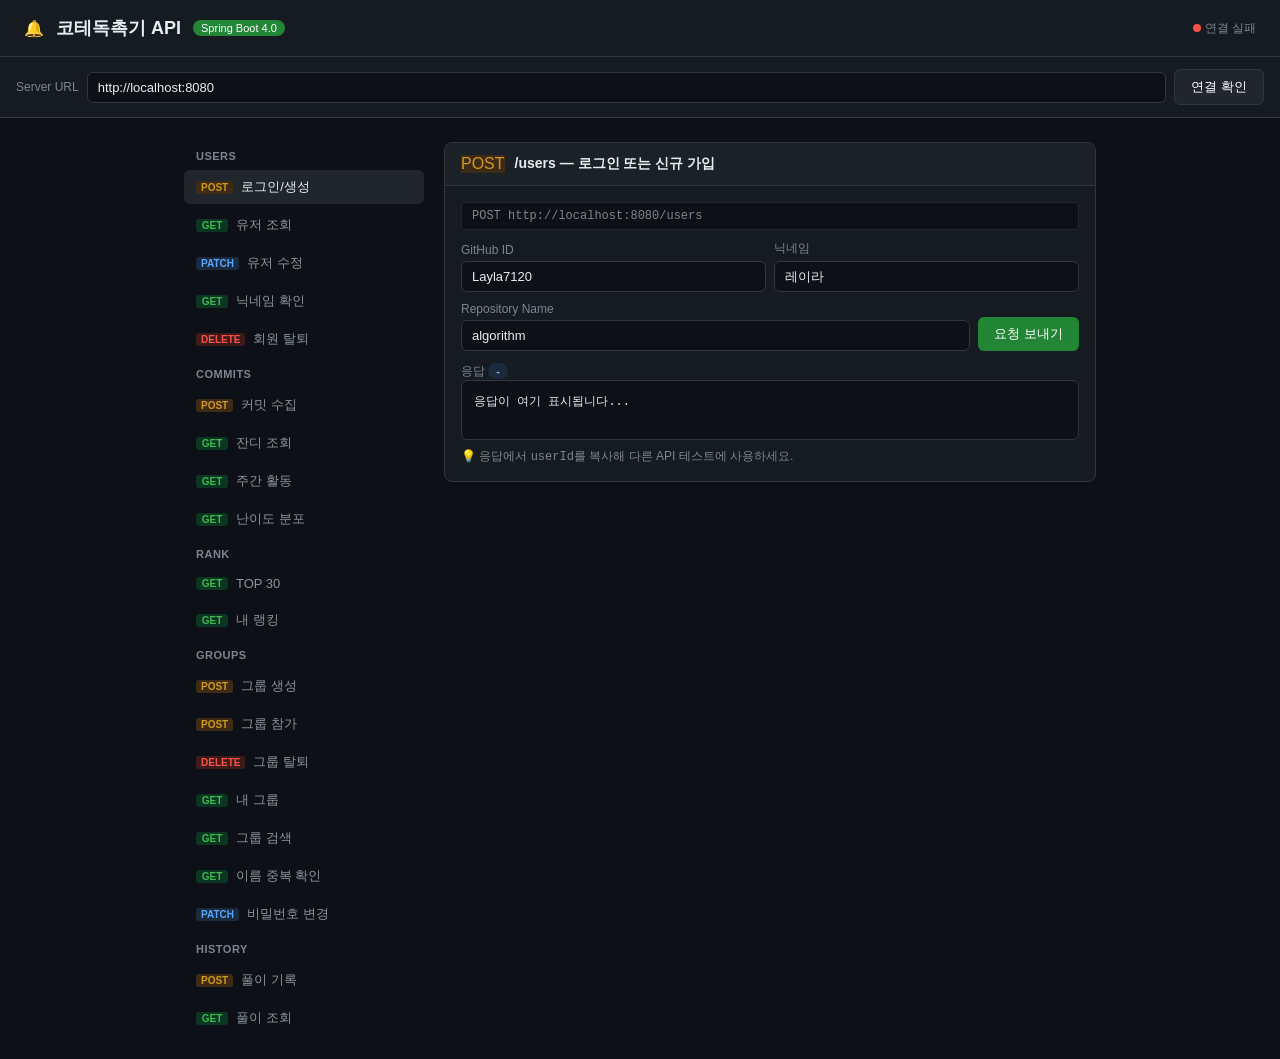
<file: server/src/main/resources/static/index.html>
<!DOCTYPE html>
<html lang="ko">
<head>
  <meta charset="UTF-8">
  <meta name="viewport" content="width=device-width, initial-scale=1.0">
  <title>코테독촉기 API 데모</title>
  <style>
    * { box-sizing: border-box; margin: 0; padding: 0; }
    body { font-family: -apple-system, BlinkMacSystemFont, 'Segoe UI', sans-serif; background: #0d1117; color: #e6edf3; min-height: 100vh; }
    header { background: #161b22; border-bottom: 1px solid #30363d; padding: 16px 24px; display: flex; align-items: center; gap: 12px; }
    header h1 { font-size: 18px; font-weight: 600; }
    .badge { background: #238636; color: #fff; font-size: 11px; padding: 2px 8px; border-radius: 12px; }
    .container { max-width: 960px; margin: 0 auto; padding: 24px; display: grid; grid-template-columns: 240px 1fr; gap: 20px; }
    .sidebar { display: flex; flex-direction: column; gap: 4px; }
    .nav-section { font-size: 11px; font-weight: 600; color: #7d8590; text-transform: uppercase; letter-spacing: 0.5px; padding: 8px 12px 4px; }
    .nav-item { padding: 8px 12px; border-radius: 6px; cursor: pointer; font-size: 13px; color: #8b949e; transition: all 0.1s; display: flex; align-items: center; gap: 8px; }
    .nav-item:hover, .nav-item.active { background: #21262d; color: #e6edf3; }
    .nav-item .method { font-size: 10px; font-weight: 700; padding: 1px 5px; border-radius: 3px; min-width: 32px; text-align: center; }
    .get { background: #0a3622; color: #3fb950; }
    .post { background: #3d2b16; color: #d29922; }
    .patch { background: #1b2a3d; color: #58a6ff; }
    .delete { background: #3d1b1b; color: #f85149; }
    .panel { display: flex; flex-direction: column; gap: 16px; }
    .card { background: #161b22; border: 1px solid #30363d; border-radius: 8px; overflow: hidden; }
    .card-header { padding: 12px 16px; border-bottom: 1px solid #30363d; display: flex; align-items: center; gap: 10px; background: #1c2128; }
    .card-title { font-size: 14px; font-weight: 600; }
    .card-body { padding: 16px; }
    .form-row { display: flex; gap: 8px; margin-bottom: 10px; align-items: flex-end; }
    .form-group { display: flex; flex-direction: column; gap: 4px; flex: 1; }
    label { font-size: 12px; color: #7d8590; }
    input, select { background: #0d1117; border: 1px solid #30363d; border-radius: 6px; padding: 7px 10px; color: #e6edf3; font-size: 13px; outline: none; transition: border-color 0.1s; }
    input:focus, select:focus { border-color: #388bfd; }
    button { background: #238636; border: none; border-radius: 6px; color: #fff; cursor: pointer; font-size: 13px; font-weight: 500; padding: 8px 16px; transition: background 0.1s; white-space: nowrap; }
    button:hover { background: #2ea043; }
    button.danger { background: #da3633; }
    button.danger:hover { background: #f85149; }
    button.secondary { background: #21262d; border: 1px solid #30363d; }
    button.secondary:hover { background: #30363d; }
    .response-box { background: #0d1117; border: 1px solid #30363d; border-radius: 6px; padding: 12px; font-family: 'SF Mono', 'Fira Code', monospace; font-size: 12px; line-height: 1.6; min-height: 60px; max-height: 300px; overflow: auto; white-space: pre-wrap; color: #e6edf3; }
    .status-badge { font-size: 11px; padding: 2px 8px; border-radius: 10px; font-weight: 600; }
    .status-ok { background: #0a3622; color: #3fb950; }
    .status-err { background: #3d1b1b; color: #f85149; }
    .status-pending { background: #1b2a3d; color: #79c0ff; }
    .url-display { font-family: monospace; font-size: 12px; color: #7d8590; padding: 6px 10px; background: #0d1117; border-radius: 4px; border: 1px solid #21262d; margin-bottom: 10px; word-break: break-all; }
    .section-hidden { display: none; }
    .rank-table { width: 100%; border-collapse: collapse; font-size: 13px; }
    .rank-table th { text-align: left; padding: 8px 12px; background: #1c2128; color: #7d8590; font-size: 11px; font-weight: 600; text-transform: uppercase; }
    .rank-table td { padding: 8px 12px; border-bottom: 1px solid #21262d; }
    .rank-table tr:last-child td { border-bottom: none; }
    .grass-grid { display: flex; gap: 3px; flex-wrap: wrap; margin-top: 8px; }
    .grass-cell { width: 14px; height: 14px; border-radius: 2px; background: #21262d; }
    .grass-cell.level-1 { background: #0e4429; }
    .grass-cell.level-2 { background: #006d32; }
    .grass-cell.level-3 { background: #26a641; }
    .grass-cell.level-4 { background: #39d353; }
    .tabs { display: flex; gap: 4px; border-bottom: 1px solid #30363d; padding: 0 16px; }
    .tab { padding: 10px 14px; font-size: 13px; cursor: pointer; color: #7d8590; border-bottom: 2px solid transparent; margin-bottom: -1px; }
    .tab.active { color: #e6edf3; border-bottom-color: #f78166; }
    .server-url-bar { display: flex; gap: 8px; align-items: center; padding: 12px 16px; background: #161b22; border-bottom: 1px solid #30363d; }
    .server-url-bar label { font-size: 12px; color: #7d8590; white-space: nowrap; }
    .server-url-bar input { flex: 1; }
    .dot { width: 8px; height: 8px; border-radius: 50%; background: #3fb950; display: inline-block; }
    .dot.offline { background: #f85149; }
  </style>
</head>
<body>

<header>
  <span>🔔</span>
  <h1>코테독촉기 API</h1>
  <span class="badge">Spring Boot 4.0</span>
  <span id="server-status" style="margin-left:auto; font-size:12px; color:#7d8590;">
    <span class="dot offline" id="status-dot"></span>&nbsp;서버 연결 확인 중...
  </span>
</header>

<div class="server-url-bar">
  <label>Server URL</label>
  <input type="text" id="base-url" value="http://localhost:8080" placeholder="http://localhost:8080">
  <button class="secondary" onclick="pingServer()">연결 확인</button>
</div>

<div class="container">
  <!-- Sidebar Nav -->
  <nav class="sidebar">
    <div class="nav-section">Users</div>
    <div class="nav-item active" onclick="showSection('login')" data-sec="login">
      <span class="method post">POST</span> 로그인/생성
    </div>
    <div class="nav-item" onclick="showSection('getUser')" data-sec="getUser">
      <span class="method get">GET</span> 유저 조회
    </div>
    <div class="nav-item" onclick="showSection('updateUser')" data-sec="updateUser">
      <span class="method patch">PATCH</span> 유저 수정
    </div>
    <div class="nav-item" onclick="showSection('checkNick')" data-sec="checkNick">
      <span class="method get">GET</span> 닉네임 확인
    </div>
    <div class="nav-item" onclick="showSection('deleteUser')" data-sec="deleteUser">
      <span class="method delete">DELETE</span> 회원 탈퇴
    </div>

    <div class="nav-section">Commits</div>
    <div class="nav-item" onclick="showSection('fetchCommits')" data-sec="fetchCommits">
      <span class="method post">POST</span> 커밋 수집
    </div>
    <div class="nav-item" onclick="showSection('grass')" data-sec="grass">
      <span class="method get">GET</span> 잔디 조회
    </div>
    <div class="nav-item" onclick="showSection('activity')" data-sec="activity">
      <span class="method get">GET</span> 주간 활동
    </div>
    <div class="nav-item" onclick="showSection('level')" data-sec="level">
      <span class="method get">GET</span> 난이도 분포
    </div>

    <div class="nav-section">Rank</div>
    <div class="nav-item" onclick="showSection('top30')" data-sec="top30">
      <span class="method get">GET</span> TOP 30
    </div>
    <div class="nav-item" onclick="showSection('userRank')" data-sec="userRank">
      <span class="method get">GET</span> 내 랭킹
    </div>

    <div class="nav-section">Groups</div>
    <div class="nav-item" onclick="showSection('createGroup')" data-sec="createGroup">
      <span class="method post">POST</span> 그룹 생성
    </div>
    <div class="nav-item" onclick="showSection('joinGroup')" data-sec="joinGroup">
      <span class="method post">POST</span> 그룹 참가
    </div>
    <div class="nav-item" onclick="showSection('leaveGroup')" data-sec="leaveGroup">
      <span class="method delete">DELETE</span> 그룹 탈퇴
    </div>
    <div class="nav-item" onclick="showSection('groupInfo')" data-sec="groupInfo">
      <span class="method get">GET</span> 내 그룹
    </div>
    <div class="nav-item" onclick="showSection('searchGroup')" data-sec="searchGroup">
      <span class="method get">GET</span> 그룹 검색
    </div>
    <div class="nav-item" onclick="showSection('checkGroupName')" data-sec="checkGroupName">
      <span class="method get">GET</span> 이름 중복 확인
    </div>
    <div class="nav-item" onclick="showSection('changePassword')" data-sec="changePassword">
      <span class="method patch">PATCH</span> 비밀번호 변경
    </div>

    <div class="nav-section">History</div>
    <div class="nav-item" onclick="showSection('saveHistory')" data-sec="saveHistory">
      <span class="method post">POST</span> 풀이 기록
    </div>
    <div class="nav-item" onclick="showSection('getHistory')" data-sec="getHistory">
      <span class="method get">GET</span> 풀이 조회
    </div>
  </nav>

  <!-- Main Panel -->
  <main class="panel">

    <!-- POST /users (login/create) -->
    <div id="sec-login" class="section">
      <div class="card">
        <div class="card-header">
          <span class="method post">POST</span>
          <span class="card-title">/users — 로그인 또는 신규 가입</span>
        </div>
        <div class="card-body">
          <div class="url-display" id="url-login">POST http://localhost:8080/users</div>
          <div class="form-row">
            <div class="form-group">
              <label>GitHub ID</label>
              <input type="text" id="login-github" placeholder="Layla7120" value="Layla7120">
            </div>
            <div class="form-group">
              <label>닉네임</label>
              <input type="text" id="login-nick" placeholder="레이라" value="레이라">
            </div>
          </div>
          <div class="form-row">
            <div class="form-group">
              <label>Repository Name</label>
              <input type="text" id="login-repo" placeholder="algorithm" value="algorithm">
            </div>
            <button onclick="loginOrCreate()">요청 보내기</button>
          </div>
          <label>응답 <span id="status-login" class="status-badge status-pending">-</span></label>
          <div class="response-box" id="res-login">응답이 여기 표시됩니다...</div>
          <p style="margin-top:8px; font-size:12px; color:#7d8590;">
            💡 응답에서 <code>userId</code>를 복사해 다른 API 테스트에 사용하세요.
          </p>
        </div>
      </div>
    </div>

    <!-- GET /users -->
    <div id="sec-getUser" class="section section-hidden">
      <div class="card">
        <div class="card-header">
          <span class="method get">GET</span>
          <span class="card-title">/users — 유저 조회</span>
        </div>
        <div class="card-body">
          <div class="url-display" id="url-getUser">GET http://localhost:8080/users?userId=1</div>
          <div class="form-row">
            <div class="form-group">
              <label>User ID</label>
              <input type="number" id="getUser-id" placeholder="1" value="1" oninput="updateUrl('getUser')">
            </div>
            <button onclick="getUser()">요청 보내기</button>
          </div>
          <label>응답 <span id="status-getUser" class="status-badge status-pending">-</span></label>
          <div class="response-box" id="res-getUser">응답이 여기 표시됩니다...</div>
        </div>
      </div>
    </div>

    <!-- PATCH /users/update -->
    <div id="sec-updateUser" class="section section-hidden">
      <div class="card">
        <div class="card-header">
          <span class="method patch">PATCH</span>
          <span class="card-title">/users/update</span>
        </div>
        <div class="card-body">
          <div class="url-display">PATCH http://localhost:8080/users/update</div>
          <div class="form-row">
            <div class="form-group">
              <label>User ID</label>
              <input type="number" id="upd-id" placeholder="1">
            </div>
            <div class="form-group">
              <label>새 닉네임 (선택)</label>
              <input type="text" id="upd-nick" placeholder="변경할 닉네임">
            </div>
            <div class="form-group">
              <label>새 레포명 (선택)</label>
              <input type="text" id="upd-repo" placeholder="변경할 레포명">
            </div>
            <button onclick="updateUser()">요청 보내기</button>
          </div>
          <label>응답 <span id="status-updateUser" class="status-badge status-pending">-</span></label>
          <div class="response-box" id="res-updateUser">응답이 여기 표시됩니다...</div>
        </div>
      </div>
    </div>

    <!-- GET /users/nick_name -->
    <div id="sec-checkNick" class="section section-hidden">
      <div class="card">
        <div class="card-header">
          <span class="method get">GET</span>
          <span class="card-title">/users/nick_name — 닉네임 중복 확인</span>
        </div>
        <div class="card-body">
          <div class="url-display" id="url-checkNick">GET http://localhost:8080/users/nick_name?nickName=레이라</div>
          <div class="form-row">
            <div class="form-group">
              <label>닉네임</label>
              <input type="text" id="checkNick-val" placeholder="레이라" value="레이라" oninput="updateUrl('checkNick')">
            </div>
            <button onclick="checkNick()">요청 보내기</button>
          </div>
          <label>응답 <span id="status-checkNick" class="status-badge status-pending">-</span></label>
          <div class="response-box" id="res-checkNick">응답이 여기 표시됩니다...</div>
        </div>
      </div>
    </div>

    <!-- POST /commits (fetch) -->
    <div id="sec-fetchCommits" class="section section-hidden">
      <div class="card">
        <div class="card-header">
          <span class="method post">POST</span>
          <span class="card-title">/commits — GitHub 커밋 수집</span>
        </div>
        <div class="card-body">
          <div class="url-display">POST http://localhost:8080/commits</div>
          <div class="form-row">
            <div class="form-group">
              <label>User ID</label>
              <input type="number" id="fetch-uid" placeholder="1" value="1">
            </div>
            <button id="fetch-btn" onclick="fetchCommits()">커밋 수집</button>
          </div>
          <label>응답 <span id="status-fetchCommits" class="status-badge status-pending">-</span></label>
          <div class="response-box" id="res-fetchCommits">응답이 여기 표시됩니다...</div>
          <p style="margin-top:8px; font-size:12px; color:#7d8590;">
            💡 Redis 분산 락(30s TTL) — 동일 유저 중복 요청 방지
          </p>
        </div>
      </div>
    </div>

    <!-- GET /commits/grass -->
    <div id="sec-grass" class="section section-hidden">
      <div class="card">
        <div class="card-header">
          <span class="method get">GET</span>
          <span class="card-title">/commits/grass — 이번달+저번달 잔디</span>
        </div>
        <div class="card-body">
          <div class="url-display" id="url-grass">GET http://localhost:8080/commits/grass?userId=1</div>
          <div class="form-row">
            <div class="form-group">
              <label>User ID</label>
              <input type="number" id="grass-uid" placeholder="1" value="1" oninput="updateUrl('grass')">
            </div>
            <button onclick="getGrass()">요청 보내기</button>
          </div>
          <label>응답 <span id="status-grass" class="status-badge status-pending">-</span></label>
          <div class="response-box" id="res-grass">응답이 여기 표시됩니다...</div>
          <div id="grass-visual" style="margin-top:12px; display:none;">
            <p style="font-size:12px; color:#7d8590; margin-bottom:6px;">잔디 시각화</p>
            <div class="grass-grid" id="grass-grid"></div>
          </div>
        </div>
      </div>
    </div>

    <!-- GET /commits/activity -->
    <div id="sec-activity" class="section section-hidden">
      <div class="card">
        <div class="card-header">
          <span class="method get">GET</span>
          <span class="card-title">/commits/activity — 최근 7일 활동</span>
        </div>
        <div class="card-body">
          <div class="url-display" id="url-activity">GET http://localhost:8080/commits/activity?userId=1</div>
          <div class="form-row">
            <div class="form-group">
              <label>User ID</label>
              <input type="number" id="activity-uid" placeholder="1" value="1" oninput="updateUrl('activity')">
            </div>
            <button onclick="getActivity()">요청 보내기</button>
          </div>
          <label>응답 <span id="status-activity" class="status-badge status-pending">-</span></label>
          <div class="response-box" id="res-activity">응답이 여기 표시됩니다...</div>
        </div>
      </div>
    </div>

    <!-- GET /commits/level -->
    <div id="sec-level" class="section section-hidden">
      <div class="card">
        <div class="card-header">
          <span class="method get">GET</span>
          <span class="card-title">/commits/level — 난이도별 커밋 수</span>
        </div>
        <div class="card-body">
          <div class="url-display" id="url-level">GET http://localhost:8080/commits/level?userId=1</div>
          <div class="form-row">
            <div class="form-group">
              <label>User ID</label>
              <input type="number" id="level-uid" placeholder="1" value="1" oninput="updateUrl('level')">
            </div>
            <button onclick="getLevelDist()">요청 보내기</button>
          </div>
          <label>응답 <span id="status-level" class="status-badge status-pending">-</span></label>
          <div class="response-box" id="res-level">응답이 여기 표시됩니다...</div>
        </div>
      </div>
    </div>

    <!-- GET /rank -->
    <div id="sec-top30" class="section section-hidden">
      <div class="card">
        <div class="card-header">
          <span class="method get">GET</span>
          <span class="card-title">/rank — TOP 30 랭킹</span>
        </div>
        <div class="card-body">
          <div class="url-display">GET http://localhost:8080/rank</div>
          <div class="form-row">
            <button onclick="getTop30()">요청 보내기</button>
          </div>
          <label>응답 <span id="status-top30" class="status-badge status-pending">-</span></label>
          <div class="response-box" id="res-top30">응답이 여기 표시됩니다...</div>
          <div id="rank-table-wrap" style="margin-top:12px; display:none;">
            <table class="rank-table">
              <thead><tr><th>#</th><th>Rank</th><th>User ID</th><th>Commits</th></tr></thead>
              <tbody id="rank-tbody"></tbody>
            </table>
          </div>
        </div>
      </div>
    </div>

    <!-- GET /rank/users -->
    <div id="sec-userRank" class="section section-hidden">
      <div class="card">
        <div class="card-header">
          <span class="method get">GET</span>
          <span class="card-title">/rank/users — 내 랭킹 조회</span>
        </div>
        <div class="card-body">
          <div class="url-display" id="url-userRank">GET http://localhost:8080/rank/users?userId=1</div>
          <div class="form-row">
            <div class="form-group">
              <label>User ID</label>
              <input type="number" id="userRank-uid" placeholder="1" value="1" oninput="updateUrl('userRank')">
            </div>
            <button onclick="getUserRank()">요청 보내기</button>
          </div>
          <label>응답 <span id="status-userRank" class="status-badge status-pending">-</span></label>
          <div class="response-box" id="res-userRank">응답이 여기 표시됩니다...</div>
          <p style="margin-top:8px; font-size:12px; color:#7d8590;">
            💡 Redis HGET O(1) → Cache Miss 시 ZREVRANK O(log N) Graceful Degradation
          </p>
        </div>
      </div>
    </div>

    <!-- POST /group -->
    <div id="sec-createGroup" class="section section-hidden">
      <div class="card">
        <div class="card-header">
          <span class="method post">POST</span>
          <span class="card-title">/group — 그룹 생성</span>
        </div>
        <div class="card-body">
          <div class="url-display">POST http://localhost:8080/group</div>
          <div class="form-row">
            <div class="form-group">
              <label>User ID (방장)</label>
              <input type="number" id="cg-uid" placeholder="1" value="1">
            </div>
            <div class="form-group">
              <label>그룹명</label>
              <input type="text" id="cg-name" placeholder="알고리즘스터디">
            </div>
          </div>
          <div class="form-row">
            <div class="form-group">
              <label>비밀번호 (선택)</label>
              <input type="text" id="cg-pw" placeholder="비워두면 공개 그룹">
            </div>
            <div class="form-group">
              <label>최대 인원</label>
              <input type="number" id="cg-max" placeholder="5" value="5">
            </div>
            <button onclick="createGroup()">그룹 생성</button>
          </div>
          <label>응답 <span id="status-createGroup" class="status-badge status-pending">-</span></label>
          <div class="response-box" id="res-createGroup">응답이 여기 표시됩니다...</div>
        </div>
      </div>
    </div>

    <!-- POST /group/member -->
    <div id="sec-joinGroup" class="section section-hidden">
      <div class="card">
        <div class="card-header">
          <span class="method post">POST</span>
          <span class="card-title">/group/member — 그룹 참가</span>
        </div>
        <div class="card-body">
          <div class="url-display">POST http://localhost:8080/group/member</div>
          <div class="form-row">
            <div class="form-group">
              <label>User ID</label>
              <input type="number" id="jg-uid" placeholder="1" value="1">
            </div>
            <div class="form-group">
              <label>Group ID</label>
              <input type="number" id="jg-gid" placeholder="1" value="1">
            </div>
            <div class="form-group">
              <label>비밀번호 (선택)</label>
              <input type="text" id="jg-pw" placeholder="없으면 비워두세요">
            </div>
            <button onclick="joinGroup()">참가</button>
          </div>
          <label>응답 <span id="status-joinGroup" class="status-badge status-pending">-</span></label>
          <div class="response-box" id="res-joinGroup">응답이 여기 표시됩니다...</div>
          <p style="margin-top:8px; font-size:12px; color:#7d8590;">
            💡 atomic UPDATE WHERE counter &lt; max — 동시 참가 시 초과 방지
          </p>
        </div>
      </div>
    </div>

    <!-- DELETE /group/leave -->
    <div id="sec-leaveGroup" class="section section-hidden">
      <div class="card">
        <div class="card-header">
          <span class="method delete">DELETE</span>
          <span class="card-title">/group/leave — 그룹 탈퇴</span>
        </div>
        <div class="card-body">
          <div class="url-display" id="url-leaveGroup">DELETE http://localhost:8080/group/leave?userId=1&amp;groupId=1</div>
          <div class="form-row">
            <div class="form-group">
              <label>User ID</label>
              <input type="number" id="lg-uid" placeholder="1" value="1">
            </div>
            <div class="form-group">
              <label>Group ID</label>
              <input type="number" id="lg-gid" placeholder="1" value="1">
            </div>
            <button onclick="leaveGroup()">탈퇴</button>
          </div>
          <label>응답 <span id="status-leaveGroup" class="status-badge status-pending">-</span></label>
          <div class="response-box" id="res-leaveGroup">응답이 여기 표시됩니다...</div>
          <p style="margin-top:8px; font-size:12px; color:#7d8590;">
            💡 마지막 멤버가 나가면 <b>그룹이 삭제</b>됩니다. 오너가 나가면 가장 먼저 들어온 멤버에게 <b>승계</b>됩니다.<br>
            멤버가 아닌 유저가 호출하면 400 — 카운터가 잘못 줄어드는 것을 막습니다.
          </p>
        </div>
      </div>
    </div>

    <!-- GET /group/info -->
    <div id="sec-groupInfo" class="section section-hidden">
      <div class="card">
        <div class="card-header">
          <span class="method get">GET</span>
          <span class="card-title">/group/info — 내 그룹 정보</span>
        </div>
        <div class="card-body">
          <div class="url-display" id="url-groupInfo">GET http://localhost:8080/group/info?userId=1</div>
          <div class="form-row">
            <div class="form-group">
              <label>User ID</label>
              <input type="number" id="gi-uid" placeholder="1" value="1" oninput="updateUrl('groupInfo')">
            </div>
            <button onclick="getGroupInfo()">요청 보내기</button>
          </div>
          <label>응답 <span id="status-groupInfo" class="status-badge status-pending">-</span></label>
          <div class="response-box" id="res-groupInfo">응답이 여기 표시됩니다...</div>
        </div>
      </div>
    </div>

    <!-- GET /group/search -->
    <div id="sec-searchGroup" class="section section-hidden">
      <div class="card">
        <div class="card-header">
          <span class="method get">GET</span>
          <span class="card-title">/group/search — 그룹 검색</span>
        </div>
        <div class="card-body">
          <div class="url-display" id="url-searchGroup">GET http://localhost:8080/group/search?groupName=알고리즘</div>
          <div class="form-row">
            <div class="form-group">
              <label>그룹명 검색어</label>
              <input type="text" id="sg-name" placeholder="알고리즘" value="알고리즘" oninput="updateUrl('searchGroup')">
            </div>
            <button onclick="searchGroup()">검색</button>
          </div>
          <label>응답 <span id="status-searchGroup" class="status-badge status-pending">-</span></label>
          <div class="response-box" id="res-searchGroup">응답이 여기 표시됩니다...</div>
        </div>
      </div>
    </div>


    <!-- DELETE /users/delete -->
    <div id="sec-deleteUser" class="section section-hidden">
      <div class="card">
        <div class="card-header">
          <span class="method delete">DELETE</span>
          <span class="card-title">/users/delete — 회원 탈퇴</span>
        </div>
        <div class="card-body">
          <div class="url-display" id="url-deleteUser">DELETE http://localhost:8080/users/delete?userId=1</div>
          <div class="form-row">
            <div class="form-group">
              <label>User ID</label>
              <input type="number" id="del-uid" placeholder="1" oninput="updateUrl('deleteUser')">
            </div>
            <button onclick="deleteUser()">탈퇴</button>
          </div>
          <label>응답 <span id="status-deleteUser" class="status-badge status-pending">-</span></label>
          <div class="response-box" id="res-deleteUser">행을 실제로 지운다. 되돌릴 수 없다 — 커밋·풀이 기록·월별 점수가 FK 의 ON DELETE CASCADE 로 함께 사라지고, 같은 githubId 로 다시 가입하면 새 userId 를 받는다.</div>
        </div>
      </div>
    </div>

    <!-- GET /group/check/name -->
    <div id="sec-checkGroupName" class="section section-hidden">
      <div class="card">
        <div class="card-header">
          <span class="method get">GET</span>
          <span class="card-title">/group/check/name — 그룹 이름 중복 확인</span>
        </div>
        <div class="card-body">
          <div class="url-display" id="url-checkGroupName">GET http://localhost:8080/group/check/name?groupName=알고리즘</div>
          <div class="form-row">
            <div class="form-group">
              <label>그룹 이름</label>
              <input type="text" id="cgn-name" placeholder="알고리즘" value="알고리즘" oninput="updateUrl('checkGroupName')">
            </div>
            <button onclick="checkGroupName()">요청 보내기</button>
          </div>
          <label>응답 <span id="status-checkGroupName" class="status-badge status-pending">-</span></label>
          <div class="response-box" id="res-checkGroupName">응답이 여기 표시됩니다...</div>
        </div>
      </div>
    </div>

    <!-- PATCH /group/password -->
    <div id="sec-changePassword" class="section section-hidden">
      <div class="card">
        <div class="card-header">
          <span class="method patch">PATCH</span>
          <span class="card-title">/group/password — 그룹 비밀번호 변경</span>
        </div>
        <div class="card-body">
          <div class="url-display">PATCH http://localhost:8080/group/password</div>
          <div class="form-row">
            <div class="form-group">
              <label>User ID (오너)</label>
              <input type="number" id="cp-uid" placeholder="1">
            </div>
            <div class="form-group">
              <label>Group ID</label>
              <input type="number" id="cp-gid" placeholder="1">
            </div>
            <div class="form-group">
              <label>새 비밀번호</label>
              <input type="text" id="cp-pw" placeholder="newpass">
            </div>
            <button onclick="changePassword()">요청 보내기</button>
          </div>
          <label>응답 <span id="status-changePassword" class="status-badge status-pending">-</span></label>
          <div class="response-box" id="res-changePassword">오너만 바꿀 수 있다. 오너가 아니면 400.</div>
        </div>
      </div>
    </div>

    <!-- POST /history -->
    <div id="sec-saveHistory" class="section section-hidden">
      <div class="card">
        <div class="card-header">
          <span class="method post">POST</span>
          <span class="card-title">/history — 풀이 기록</span>
        </div>
        <div class="card-body">
          <div class="url-display">POST http://localhost:8080/history</div>
          <div class="form-row">
            <div class="form-group">
              <label>User ID</label>
              <input type="number" id="sh-uid" placeholder="1">
            </div>
            <div class="form-group">
              <label>문제 번호</label>
              <input type="text" id="sh-num" placeholder="1000">
            </div>
            <div class="form-group">
              <label>풀이 시간 (초)</label>
              <input type="number" id="sh-time" placeholder="3900">
            </div>
            <button onclick="saveHistory()">요청 보내기</button>
          </div>
          <label>응답 <span id="status-saveHistory" class="status-badge status-pending">-</span></label>
          <div class="response-box" id="res-saveHistory">문제당 한 행이다. 같은 문제 번호로 다시 보내면 행이 늘지 않고 덮어쓴다 (uk_history_user_problem).</div>
        </div>
      </div>
    </div>

    <!-- GET /history -->
    <div id="sec-getHistory" class="section section-hidden">
      <div class="card">
        <div class="card-header">
          <span class="method get">GET</span>
          <span class="card-title">/history — 풀이 기록 조회</span>
        </div>
        <div class="card-body">
          <div class="url-display" id="url-getHistory">GET http://localhost:8080/history?userId=1</div>
          <div class="form-row">
            <div class="form-group">
              <label>User ID</label>
              <input type="number" id="gh-uid" placeholder="1" value="1" oninput="updateUrl('getHistory')">
            </div>
            <button onclick="getHistory()">요청 보내기</button>
          </div>
          <label>응답 <span id="status-getHistory" class="status-badge status-pending">-</span></label>
          <div class="response-box" id="res-getHistory">최근에 푼 순서(solvedAt 내림차순). historyId 는 내보내지 않는다 — 문제 번호가 키다.</div>
        </div>
      </div>
    </div>

  </main>
</div>

<script>
  function baseUrl() {
    return document.getElementById('base-url').value.replace(/\/$/, '');
  }

  function showSection(name) {
    document.querySelectorAll('.section').forEach(el => el.classList.add('section-hidden'));
    document.querySelectorAll('.nav-item').forEach(el => el.classList.remove('active'));
    document.getElementById('sec-' + name).classList.remove('section-hidden');
    document.querySelector(`[data-sec="${name}"]`)?.classList.add('active');
    updateUrl(name);
  }

  function updateUrl(section) {
    const b = baseUrl();
    const urls = {
      login: () => `POST ${b}/users`,
      getUser: () => `GET ${b}/users?userId=${val('getUser-id') || 1}`,
      updateUser: () => `PATCH ${b}/users/update`,
      checkNick: () => `GET ${b}/users/nick_name?nickName=${val('checkNick-val') || '레이라'}`,
      fetchCommits: () => `POST ${b}/commits`,
      grass: () => `GET ${b}/commits/grass?userId=${val('grass-uid') || 1}`,
      activity: () => `GET ${b}/commits/activity?userId=${val('activity-uid') || 1}`,
      level: () => `GET ${b}/commits/level?userId=${val('level-uid') || 1}`,
      top30: () => `GET ${b}/rank`,
      userRank: () => `GET ${b}/rank/users?userId=${val('userRank-uid') || 1}`,
      createGroup: () => `POST ${b}/group`,
      joinGroup: () => `POST ${b}/group/member`,
      groupInfo: () => `GET ${b}/group/info?userId=${val('gi-uid') || 1}`,
      searchGroup: () => `GET ${b}/group/search?groupName=${val('sg-name') || '알고리즘'}`,
      deleteUser: () => `DELETE ${b}/users/delete?userId=${val('del-uid') || 1}`,
      checkGroupName: () => `GET ${b}/group/check/name?groupName=${val('cgn-name') || '알고리즘'}`,
      changePassword: () => `PATCH ${b}/group/password`,
      saveHistory: () => `POST ${b}/history`,
      getHistory: () => `GET ${b}/history?userId=${val('gh-uid') || 1}`,
    };
    const el = document.getElementById('url-' + section);
    if (el && urls[section]) el.textContent = urls[section]();
  }

  function val(id) { return document.getElementById(id)?.value; }

  // 필수 숫자 입력. 비어 있으면 null 을 서버로 보내지 않고 여기서 멈춘다.
  // placeholder 를 입력값으로 착각하기 쉬운데, 그대로 보내면
  // parseInt('') -> NaN -> JSON 에서 null 이 되어 서버가 400 을 뱉는다.
  function requireNum(id, key, label) {
    const raw = val(id);
    const n = parseInt(raw, 10);
    if (raw === '' || raw == null || Number.isNaN(n)) {
      setResult(key, 0, { error: `${label} 을(를) 입력하세요` });
      return null;
    }
    return n;
  }

  function setResult(key, status, data) {
    const badge = document.getElementById('status-' + key);
    const box = document.getElementById('res-' + key);
    if (badge) {
      badge.textContent = status;
      badge.className = 'status-badge ' + (status >= 200 && status < 300 ? 'status-ok' : 'status-err');
    }
    if (box) box.textContent = JSON.stringify(data, null, 2);
  }

  // 같은 요청이 두 번 나가는 것을 막는다.
  // 빠르게 두 번 누르면 첫 요청은 201 로 성공하고 두 번째가 400(이미 참여 중)을 받는데,
  // 화면에는 나중에 도착한 400 만 남아 "실패했는데 왜 가입돼 있지?" 가 된다.
  const inFlight = new Set();

  async function req(method, path, body) {
    const key = method + ' ' + path + ' ' + JSON.stringify(body ?? null);
    if (inFlight.has(key)) return { status: 0, data: { error: '요청 처리 중입니다' } };
    inFlight.add(key);
    try {
      return await doReq(method, path, body);
    } finally {
      inFlight.delete(key);
    }
  }

  async function doReq(method, path, body) {
    const url = baseUrl() + path;
    const opts = {
      method,
      headers: { 'Content-Type': 'application/json' },
    };
    if (body) opts.body = JSON.stringify(body);
    const res = await fetch(url, opts);

    // 본문은 반드시 한 번만 읽는다.
    // res.json() 이 실패한 뒤 res.text() 를 부르면 스트림이 이미 소비돼
    // "body stream already read" 로 또 던지고, 그 예외 때문에 화면 갱신이 통째로 건너뛰어진다.
    // 201/204 처럼 본문이 없는 성공 응답에서 정확히 이게 났다 —
    // 실제로는 성공했는데 화면에는 직전 실패가 그대로 남아 있었다.
    const raw = await res.text();
    let data;
    if (raw === '') {
      data = { ok: res.ok };
    } else {
      try { data = JSON.parse(raw); } catch { data = { _raw: raw }; }
    }
    return { status: res.status, data };
  }

  async function pingServer() {
    const dot = document.getElementById('status-dot');
    const label = document.getElementById('server-status');
    try {
      const r = await fetch(baseUrl() + '/rank');
      if (r.ok || r.status === 200) {
        dot.className = 'dot';
        label.innerHTML = '<span class="dot"></span>&nbsp;연결됨';
      } else throw new Error();
    } catch {
      dot.className = 'dot offline';
      label.innerHTML = '<span class="dot offline"></span>&nbsp;연결 실패';
    }
  }

  async function loginOrCreate() {
    const { status, data } = await req('POST', '/users', {
      githubId: val('login-github'), nickname: val('login-nick'), repositoryName: val('login-repo')
    });
    setResult('login', status, data);
  }

  async function getUser() {
    const { status, data } = await req('GET', `/users?userId=${val('getUser-id')}`);
    setResult('getUser', status, data);
  }

  async function updateUser() {
    const userId = requireNum('upd-id', 'updateUser', 'User ID');
    if (userId === null) return;
    const body = { userId };
    if (val('upd-nick')) body.nickname = val('upd-nick');
    if (val('upd-repo')) body.repositoryName = val('upd-repo');
    const { status, data } = await req('PATCH', '/users/update', body);
    setResult('updateUser', status, data);
  }

  async function checkNick() {
    const { status, data } = await req('GET', `/users/nick_name?nickName=${val('checkNick-val')}`);
    setResult('checkNick', status, data);
  }

  // 연타를 여기서 막는다. 서버는 같은 요청이 여러 번 와도 결과가 같도록(멱등) 되어 있어서
  // 데이터가 틀어지지는 않지만, GitHub 을 두 번 부를 이유가 없다.
  // 예전에는 서버가 Redis 분산 락으로 막고 400 을 돌려줬다 — 못 누르게 하는 편이 낫다.
  async function fetchCommits() {
    const userId = requireNum('fetch-uid', 'fetchCommits', 'User ID');
    if (userId === null) return;

    const btn = document.getElementById('fetch-btn');
    btn.disabled = true;
    try {
      const { status, data } = await req('POST', '/commits', { userId });
      setResult('fetchCommits', status, data);
    } finally {
      btn.disabled = false;
    }
  }

  async function getGrass() {
    const { status, data } = await req('GET', `/commits/grass?userId=${val('grass-uid')}`);
    setResult('grass', status, data);
    if (status === 200 && data) renderGrass(data);
  }

  function renderGrass(data) {
    const grid = document.getElementById('grass-grid');
    const wrap = document.getElementById('grass-visual');
    grid.innerHTML = '';
    const entries = Object.entries(data).sort(([a], [b]) => a.localeCompare(b));
    entries.forEach(([date, count]) => {
      const cell = document.createElement('div');
      cell.className = `grass-cell level-${Math.min(count, 4)}`;
      cell.title = `${date}: ${count}건`;
      grid.appendChild(cell);
    });
    wrap.style.display = entries.length ? 'block' : 'none';
  }

  async function getActivity() {
    const { status, data } = await req('GET', `/commits/activity?userId=${val('activity-uid')}`);
    setResult('activity', status, data);
  }

  async function getLevelDist() {
    const { status, data } = await req('GET', `/commits/level?userId=${val('level-uid')}`);
    setResult('level', status, data);
  }

  async function getTop30() {
    const { status, data } = await req('GET', '/rank');
    setResult('top30', status, data);
    if (status === 200 && Array.isArray(data)) renderRankTable(data);
  }

  function renderRankTable(list) {
    const tbody = document.getElementById('rank-tbody');
    const wrap = document.getElementById('rank-table-wrap');
    tbody.innerHTML = list.slice(0, 30).map((r, i) =>
      `<tr><td>${i + 1}</td><td>${r.rank}</td><td>${r.userId}</td><td>${r.commitCount}</td></tr>`
    ).join('');
    wrap.style.display = list.length ? 'block' : 'none';
  }

  async function getUserRank() {
    const { status, data } = await req('GET', `/rank/users?userId=${val('userRank-uid')}`);
    setResult('userRank', status, data);
  }

  async function createGroup() {
    const userId = requireNum('cg-uid', 'createGroup', 'User ID');
    if (userId === null) return;
    const body = {
      userId,
      groupName: val('cg-name'),
      password: val('cg-pw') || null,
      maxCount: parseInt(val('cg-max') || 5)
    };
    const { status, data } = await req('POST', '/group', body);
    setResult('createGroup', status, data);
  }

  async function joinGroup() {
    const userId = requireNum('jg-uid', 'joinGroup', 'User ID');
    if (userId === null) return;
    const groupId = requireNum('jg-gid', 'joinGroup', 'Group ID');
    if (groupId === null) return;
    const body = { userId, groupId, password: val('jg-pw') || null };
    const { status, data } = await req('POST', '/group/member', body);
    setResult('joinGroup', status, data);
  }

  async function leaveGroup() {
    const userId = requireNum('lg-uid', 'leaveGroup', 'User ID');
    if (userId === null) return;
    const groupId = requireNum('lg-gid', 'leaveGroup', 'Group ID');
    if (groupId === null) return;
    const { status, data } = await req('DELETE', `/group/leave?userId=${userId}&groupId=${groupId}`);
    setResult('leaveGroup', status, data);
  }

  async function getGroupInfo() {
    const { status, data } = await req('GET', `/group/info?userId=${val('gi-uid')}`);
    // 이 API 는 "참여 중인 모든 그룹"을 배열로 준다 (한 유저가 여러 그룹에 속할 수 있음).
    // 통째로 뿌리면 그룹 경계가 안 보여서, 새 그룹을 만들어도
    // "옛 그룹원이 같이 들어있다"처럼 읽힌다. 그룹별로 나눠서 보여준다.
    if (status >= 200 && status < 300 && Array.isArray(data)) {
      const box = document.getElementById('res-groupInfo');
      const badge = document.getElementById('status-groupInfo');
      if (badge) {
        badge.textContent = status;
        badge.className = 'status-badge status-ok';
      }
      if (box) {
        box.textContent = data.length === 0
          ? '참여 중인 그룹이 없습니다.'
          : `참여 중인 그룹 ${data.length}개\n\n` + data.map((g, i) => {
              const members = g.memberCommits
                .map(m => `      ${m.rank}위  ${m.nickname}  이번달 ${m.currentMonthCount}건 (지난달 ${m.previousMonthCount}건)`)
                .join('\n');
              return `[${i + 1}] ${g.group.groupName || '(이름 없음)'}  #${g.group.id}\n`
                   + `    정원 ${g.group.memberCounter}/${g.group.memberMaxCount}`
                   + `  ${g.group.groupPw ? '비공개' : '공개'}\n`
                   + `    멤버 ${g.memberCommits.length}명\n${members}`;
            }).join('\n\n');
      }
      return;
    }
    setResult('groupInfo', status, data);
  }

  // 물리 삭제라 되돌릴 수 없다. 데모 페이지에서 실수로 누르는 걸 막는다.
  async function deleteUser() {
    const userId = requireNum('del-uid', 'deleteUser', 'User ID');
    if (userId === null) return;
    if (!confirm(`유저 ${userId} 를 탈퇴시킵니다.\n\n행을 실제로 지웁니다. 커밋·풀이 기록·월별 점수가 함께 사라지고 되돌릴 수 없습니다.`)) return;
    const { status, data } = await req('DELETE', `/users/delete?userId=${userId}`);
    setResult('deleteUser', status, data);
  }

  async function checkGroupName() {
    const { status, data } = await req('GET', `/group/check/name?groupName=${encodeURIComponent(val('cgn-name'))}`);
    setResult('checkGroupName', status, data);
  }

  async function changePassword() {
    const userId = requireNum('cp-uid', 'changePassword', 'User ID');
    if (userId === null) return;
    const groupId = requireNum('cp-gid', 'changePassword', 'Group ID');
    if (groupId === null) return;
    const { status, data } = await req('PATCH', '/group/password', {
      userId, groupId, newPassword: val('cp-pw'),
    });
    setResult('changePassword', status, data);
  }

  async function saveHistory() {
    const userId = requireNum('sh-uid', 'saveHistory', 'User ID');
    if (userId === null) return;
    const solveTime = requireNum('sh-time', 'saveHistory', '풀이 시간');
    if (solveTime === null) return;
    const { status, data } = await req('POST', '/history', {
      userId, problemNum: val('sh-num'), solveTime,
    });
    setResult('saveHistory', status, data);
  }

  async function getHistory() {
    const { status, data } = await req('GET', `/history?userId=${val('gh-uid')}`);
    setResult('getHistory', status, data);
  }

  async function searchGroup() {
    const { status, data } = await req('GET', `/group/search?groupName=${val('sg-name')}`);
    setResult('searchGroup', status, data);
  }

  // 초기 서버 연결 확인
  pingServer();
</script>
</body>
</html>
</file>
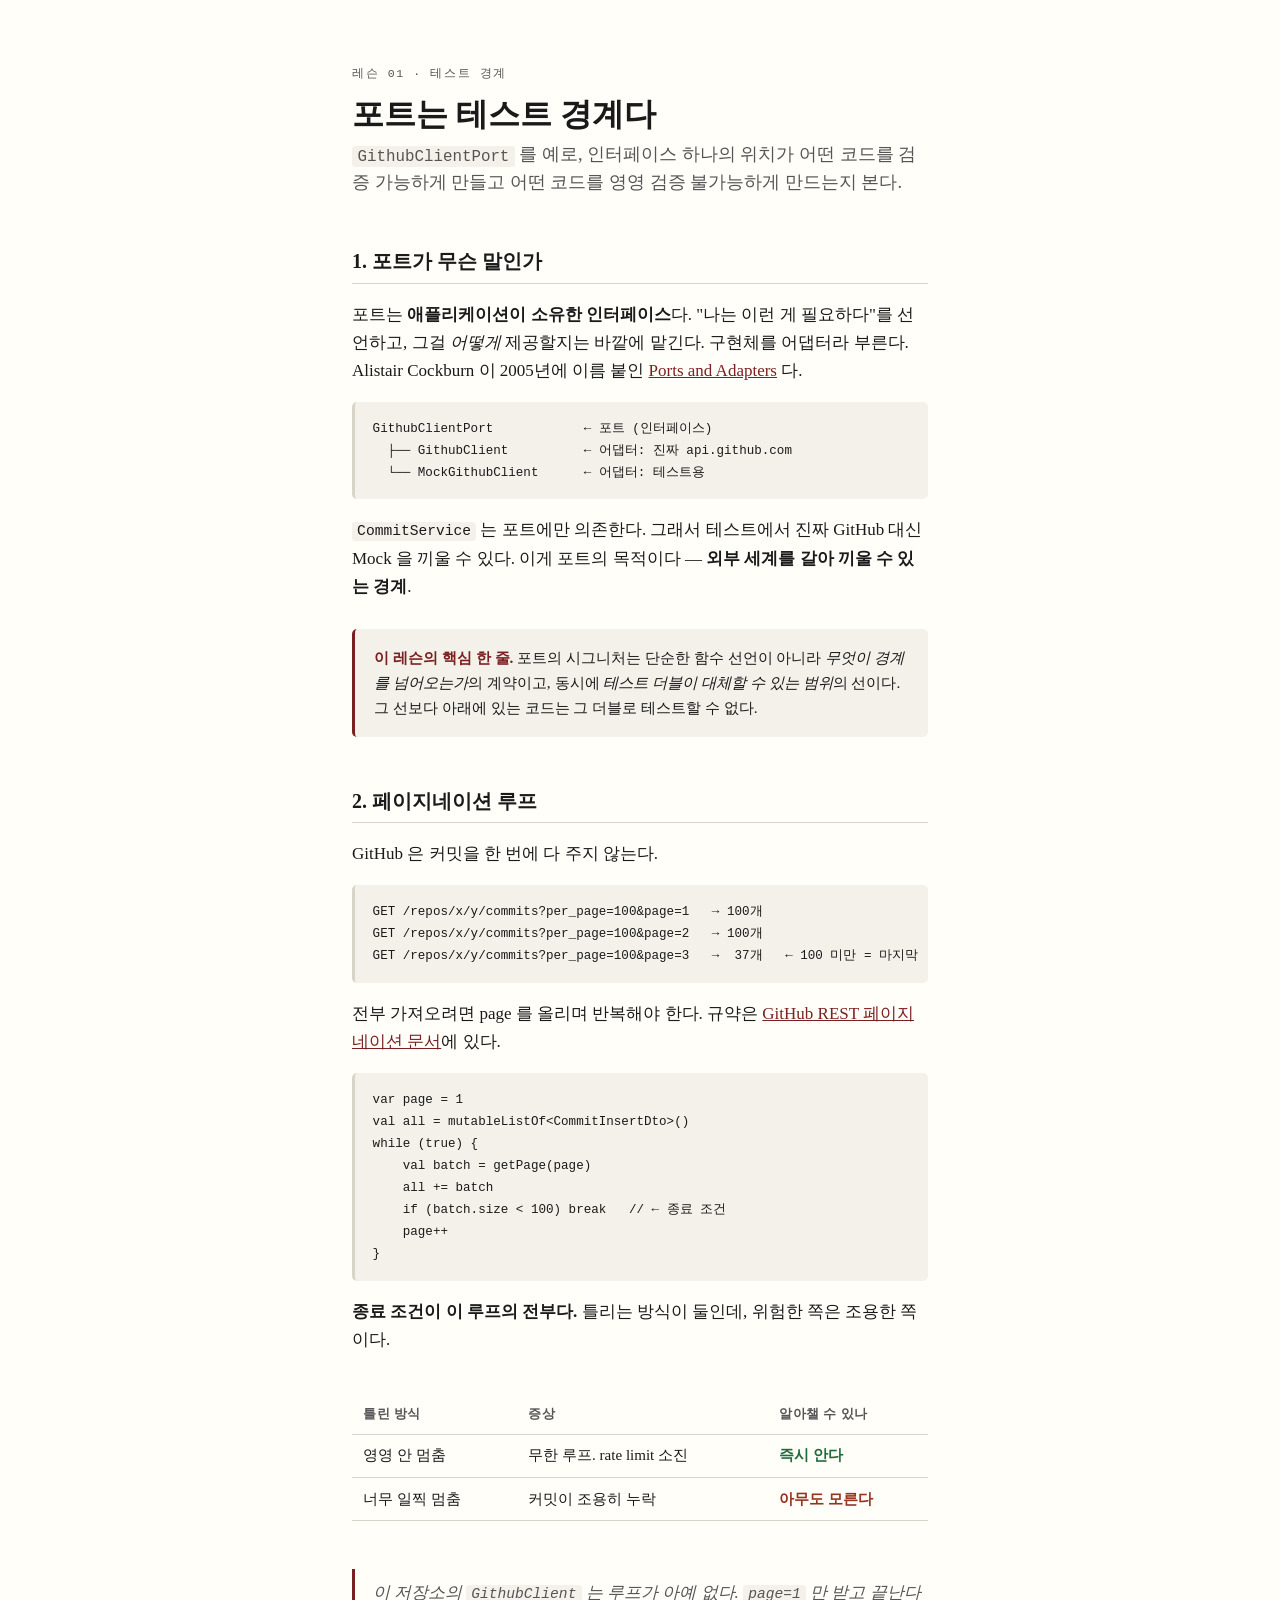
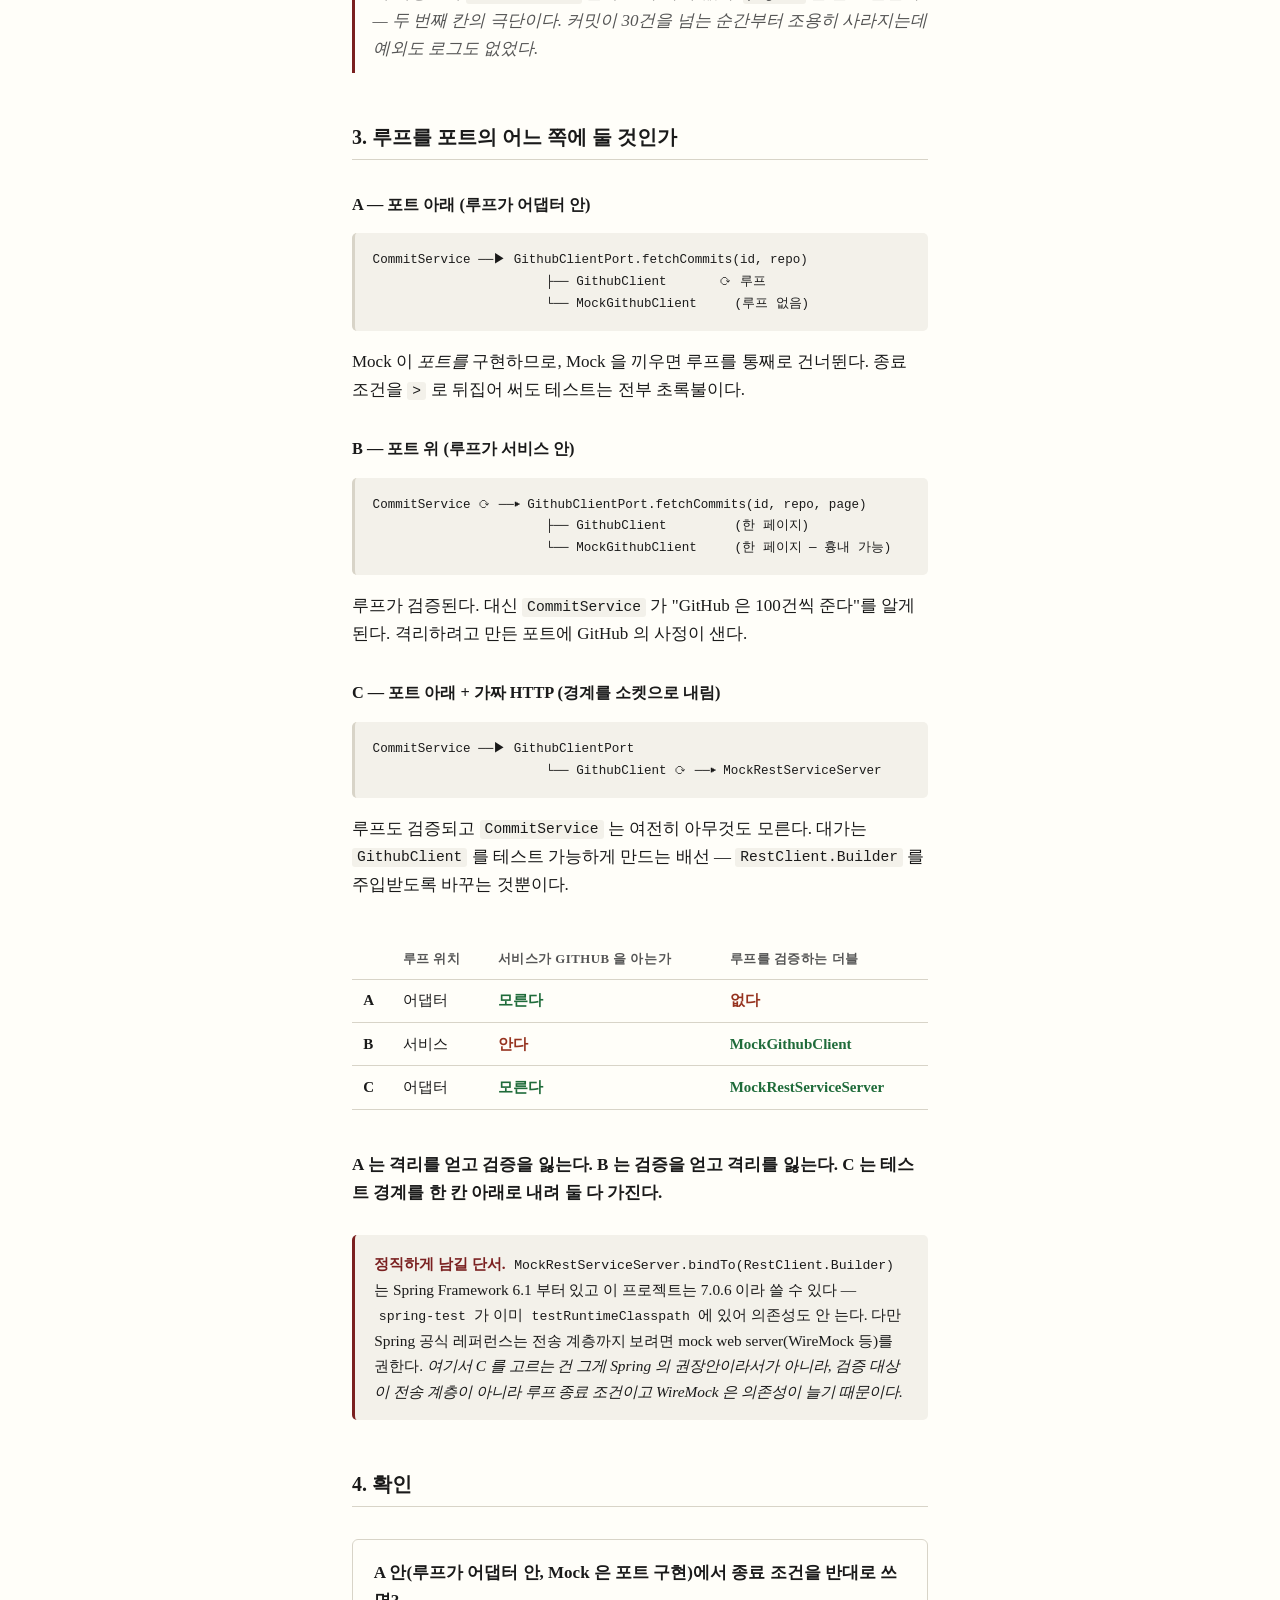
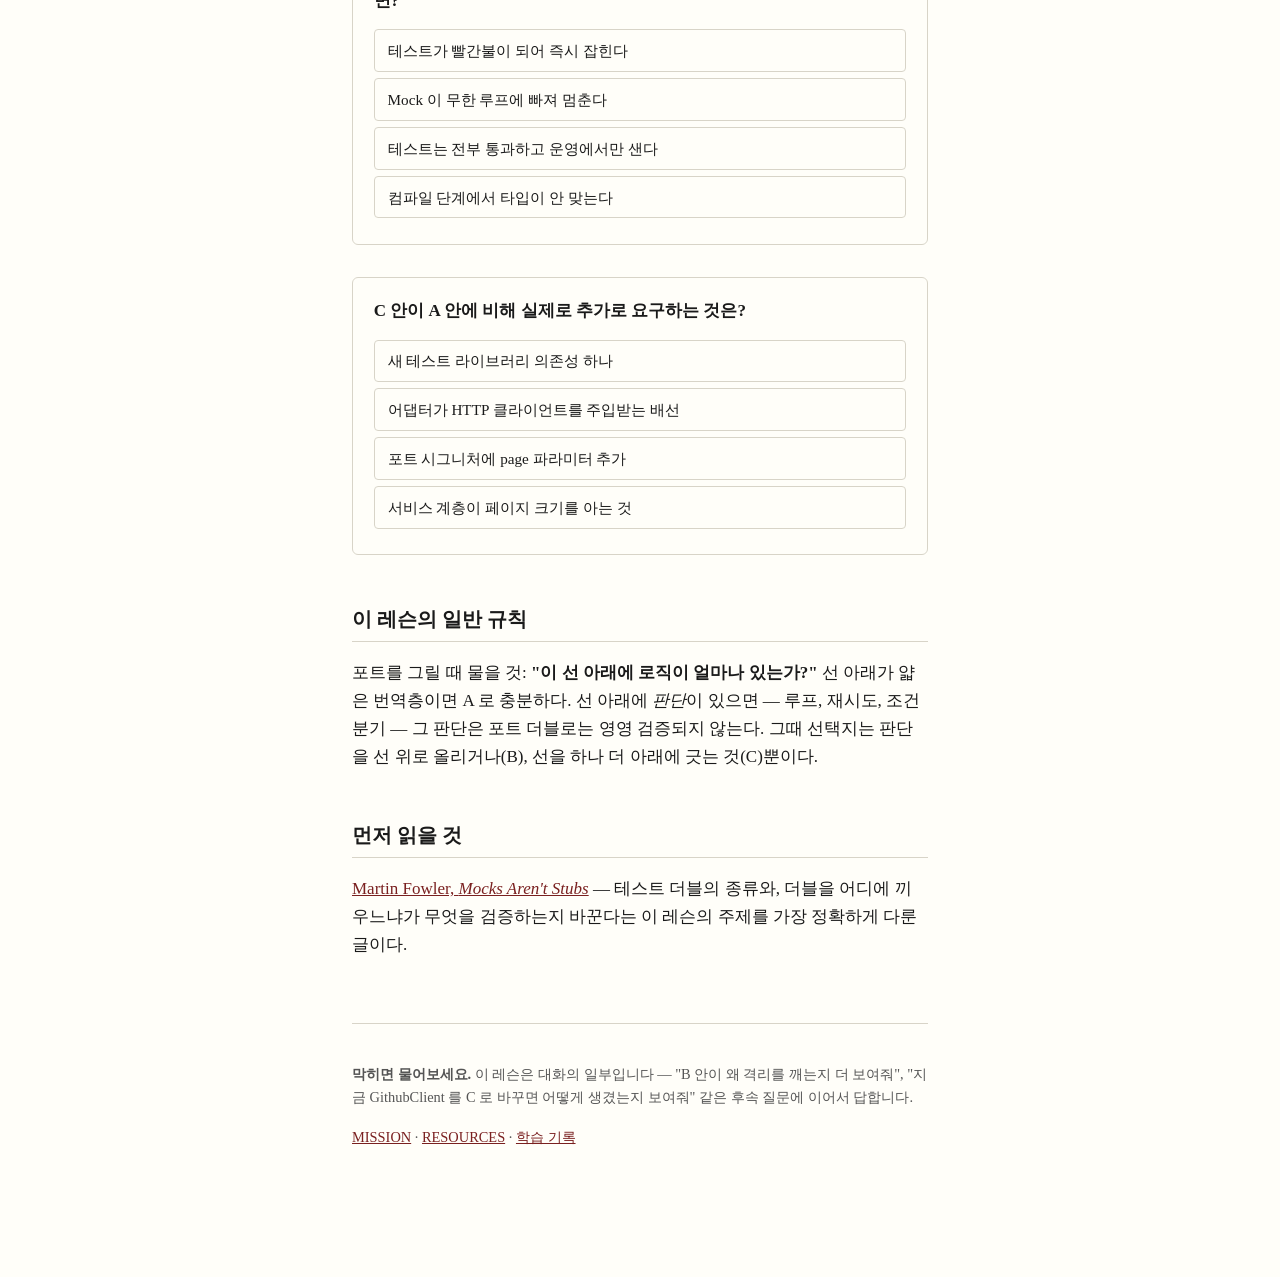
<file: docs/learning/lessons/0001-port-and-pagination.html>
<!doctype html>
<html lang="ko">
<head>
<meta charset="utf-8">
<meta name="viewport" content="width=device-width, initial-scale=1">
<title>레슨 1 — 포트는 테스트 경계다</title>
<link rel="stylesheet" href="../assets/lesson.css">
</head>
<body>

<p class="eyebrow">레슨 01 · 테스트 경계</p>
<h1>포트는 테스트 경계다</h1>
<p class="lede">
  <code>GithubClientPort</code> 를 예로, 인터페이스 하나의 위치가 어떤 코드를 검증
  가능하게 만들고 어떤 코드를 영영 검증 불가능하게 만드는지 본다.
</p>

<h2>1. 포트가 무슨 말인가</h2>

<p>
  포트는 <strong>애플리케이션이 소유한 인터페이스</strong>다. "나는 이런 게 필요하다"를
  선언하고, 그걸 <em>어떻게</em> 제공할지는 바깥에 맡긴다. 구현체를 어댑터라 부른다.
  Alistair Cockburn 이 2005년에 이름 붙인
  <a href="https://alistair.cockburn.us/hexagonal-architecture/">Ports and Adapters</a> 다.
</p>

<pre><code>GithubClientPort            ← 포트 (인터페이스)
  ├── GithubClient          ← 어댑터: 진짜 api.github.com
  └── MockGithubClient      ← 어댑터: 테스트용</code></pre>

<p>
  <code>CommitService</code> 는 포트에만 의존한다. 그래서 테스트에서 진짜 GitHub 대신
  Mock 을 끼울 수 있다. 이게 포트의 목적이다 — <strong>외부 세계를 갈아 끼울 수 있는 경계</strong>.
</p>

<div class="callout">
  <strong>이 레슨의 핵심 한 줄.</strong>
  포트의 시그니처는 단순한 함수 선언이 아니라 <em>무엇이 경계를 넘어오는가</em>의 계약이고,
  동시에 <em>테스트 더블이 대체할 수 있는 범위</em>의 선이다. 그 선보다 아래에 있는 코드는
  그 더블로 테스트할 수 없다.
</div>

<h2>2. 페이지네이션 루프</h2>

<p>GitHub 은 커밋을 한 번에 다 주지 않는다.</p>

<pre><code>GET /repos/x/y/commits?per_page=100&amp;page=1   → 100개
GET /repos/x/y/commits?per_page=100&amp;page=2   → 100개
GET /repos/x/y/commits?per_page=100&amp;page=3   →  37개   ← 100 미만 = 마지막</code></pre>

<p>
  전부 가져오려면 page 를 올리며 반복해야 한다. 규약은
  <a href="https://docs.github.com/en/rest/using-the-rest-api/using-pagination-in-the-rest-api">GitHub REST 페이지네이션 문서</a>에 있다.
</p>

<pre><code>var page = 1
val all = mutableListOf&lt;CommitInsertDto&gt;()
while (true) {
    val batch = getPage(page)
    all += batch
    if (batch.size &lt; 100) break   // ← 종료 조건
    page++
}</code></pre>

<p>
  <strong>종료 조건이 이 루프의 전부다.</strong> 틀리는 방식이 둘인데, 위험한 쪽은 조용한 쪽이다.
</p>

<div class="scroll-x">
<table>
  <tr><th>틀린 방식</th><th>증상</th><th>알아챌 수 있나</th></tr>
  <tr><td>영영 안 멈춤</td><td>무한 루프. rate limit 소진</td><td class="yes">즉시 안다</td></tr>
  <tr><td>너무 일찍 멈춤</td><td>커밋이 조용히 누락</td><td class="no">아무도 모른다</td></tr>
</table>
</div>

<blockquote>
  이 저장소의 <code>GithubClient</code> 는 루프가 <em>아예 없다.</em> <code>page=1</code> 만
  받고 끝난다 — 두 번째 칸의 극단이다. 커밋이 30건을 넘는 순간부터 조용히 사라지는데
  예외도 로그도 없었다.
</blockquote>

<h2>3. 루프를 포트의 어느 쪽에 둘 것인가</h2>

<h3>A — 포트 아래 (루프가 어댑터 안)</h3>
<pre><code>CommitService ──▶ GithubClientPort.fetchCommits(id, repo)
                       ├── GithubClient       ⟳ 루프
                       └── MockGithubClient     (루프 없음)</code></pre>
<p>
  Mock 이 <em>포트를</em> 구현하므로, Mock 을 끼우면 루프를 통째로 건너뛴다.
  종료 조건을 <code>&gt;</code> 로 뒤집어 써도 테스트는 전부 초록불이다.
</p>

<h3>B — 포트 위 (루프가 서비스 안)</h3>
<pre><code>CommitService ⟳ ──▶ GithubClientPort.fetchCommits(id, repo, page)
                       ├── GithubClient         (한 페이지)
                       └── MockGithubClient     (한 페이지 — 흉내 가능)</code></pre>
<p>
  루프가 검증된다. 대신 <code>CommitService</code> 가 "GitHub 은 100건씩 준다"를 알게 된다.
  격리하려고 만든 포트에 GitHub 의 사정이 샌다.
</p>

<h3>C — 포트 아래 + 가짜 HTTP (경계를 소켓으로 내림)</h3>
<pre><code>CommitService ──▶ GithubClientPort
                       └── GithubClient ⟳ ──▶ MockRestServiceServer</code></pre>
<p>
  루프도 검증되고 <code>CommitService</code> 는 여전히 아무것도 모른다.
  대가는 <code>GithubClient</code> 를 테스트 가능하게 만드는 배선 —
  <code>RestClient.Builder</code> 를 주입받도록 바꾸는 것뿐이다.
</p>

<div class="scroll-x">
<table>
  <tr><th></th><th>루프 위치</th><th>서비스가 GitHub 을 아는가</th><th>루프를 검증하는 더블</th></tr>
  <tr><td><strong>A</strong></td><td>어댑터</td><td class="yes">모른다</td><td class="no">없다</td></tr>
  <tr><td><strong>B</strong></td><td>서비스</td><td class="no">안다</td><td class="yes">MockGithubClient</td></tr>
  <tr><td><strong>C</strong></td><td>어댑터</td><td class="yes">모른다</td><td class="yes">MockRestServiceServer</td></tr>
</table>
</div>

<p>
  <strong>A 는 격리를 얻고 검증을 잃는다. B 는 검증을 얻고 격리를 잃는다.
  C 는 테스트 경계를 한 칸 아래로 내려 둘 다 가진다.</strong>
</p>

<div class="callout">
  <strong>정직하게 남길 단서.</strong>
  <code>MockRestServiceServer.bindTo(RestClient.Builder)</code> 는 Spring Framework 6.1 부터
  있고 이 프로젝트는 7.0.6 이라 쓸 수 있다 —
  <code>spring-test</code> 가 이미 <code>testRuntimeClasspath</code> 에 있어 의존성도 안 는다.
  다만 Spring 공식 레퍼런스는 전송 계층까지 보려면 mock web server(WireMock 등)를 권한다.
  <em>여기서 C 를 고르는 건 그게 Spring 의 권장안이라서가 아니라, 검증 대상이 전송 계층이
  아니라 루프 종료 조건이고 WireMock 은 의존성이 늘기 때문이다.</em>
</div>

<h2>4. 확인</h2>

<div class="quiz" data-answer="2">
  <p class="q">A 안(루프가 어댑터 안, Mock 은 포트 구현)에서 종료 조건을 반대로 쓰면?</p>
  <button>테스트가 빨간불이 되어 즉시 잡힌다</button>
  <button>Mock 이 무한 루프에 빠져 멈춘다</button>
  <button>테스트는 전부 통과하고 운영에서만 샌다</button>
  <button>컴파일 단계에서 타입이 안 맞는다</button>
  <p class="fb">
    Mock 이 포트를 구현하므로 루프 코드는 테스트 중 한 번도 실행되지 않는다.
    <code>AGENTS.md</code> 의 규칙 — <em>"지웠을 때 아무 테스트도 안 깨지는 코드는
    검증되고 있지 않은 것"</em> — 에 정확히 걸린다.
  </p>
</div>

<div class="quiz" data-answer="1">
  <p class="q">C 안이 A 안에 비해 실제로 추가로 요구하는 것은?</p>
  <button>새 테스트 라이브러리 의존성 하나</button>
  <button>어댑터가 HTTP 클라이언트를 주입받는 배선</button>
  <button>포트 시그니처에 page 파라미터 추가</button>
  <button>서비스 계층이 페이지 크기를 아는 것</button>
  <p class="fb">
    <code>GithubClient</code> 가 지금은 생성자에서 <code>RestClient</code> 를 직접 만든다.
    <code>RestClient.Builder</code> 를 받도록 바꿔야 테스트가 거기 끼어들 수 있다.
    의존성은 안 늘고(<code>spring-test</code> 는 이미 있다), 포트도 그대로다.
  </p>
</div>

<h2>이 레슨의 일반 규칙</h2>
<p>
  포트를 그릴 때 물을 것: <strong>"이 선 아래에 로직이 얼마나 있는가?"</strong>
  선 아래가 얇은 번역층이면 A 로 충분하다. 선 아래에 <em>판단</em>이 있으면 —
  루프, 재시도, 조건 분기 — 그 판단은 포트 더블로는 영영 검증되지 않는다.
  그때 선택지는 판단을 선 위로 올리거나(B), 선을 하나 더 아래에 긋는 것(C)뿐이다.
</p>

<h2>먼저 읽을 것</h2>
<p>
  <a href="https://martinfowler.com/articles/mocksArentStubs.html">Martin Fowler,
  <em>Mocks Aren't Stubs</em></a> — 테스트 더블의 종류와, 더블을 어디에 끼우느냐가
  무엇을 검증하는지 바꾼다는 이 레슨의 주제를 가장 정확하게 다룬 글이다.
</p>

<footer>
  <p>
    <strong>막히면 물어보세요.</strong> 이 레슨은 대화의 일부입니다 —
    "B 안이 왜 격리를 깨는지 더 보여줘", "지금 GithubClient 를 C 로 바꾸면 어떻게 생겼는지 보여줘"
    같은 후속 질문에 이어서 답합니다.
  </p>
  <nav class="lesson-links">
    <a href="../MISSION.md">MISSION</a> ·
    <a href="../RESOURCES.md">RESOURCES</a> ·
    <a href="../learning-records/">학습 기록</a>
  </nav>
</footer>

<script src="../assets/quiz.js"></script>
</body>
</html>
</file>
<file: docs/learning/assets/lesson.css>
/* 공통 레슨 스타일 — 모든 레슨이 이 파일을 링크한다.
   Tufte 계열: 넓은 여백, 본문 세리프, 코드 모노, 곁주석. */

:root {
  --ink: #1a1a1a;
  --ink-soft: #555;
  --paper: #fffef9;
  --rule: #d8d4c8;
  --accent: #7a2020;
  --good: #1f6b3a;
  --bad: #96331f;
  --code-bg: #f3f1ea;
  --measure: 40rem;
}

@media (prefers-color-scheme: dark) {
  :root {
    --ink: #e8e6e0; --ink-soft: #a8a49a; --paper: #16150f;
    --rule: #3a3830; --accent: #e08a7a; --good: #7fc99a;
    --bad: #e08a7a; --code-bg: #21201a;
  }
}

* { box-sizing: border-box; }

body {
  margin: 0 auto; padding: 4rem 2rem 8rem; max-width: var(--measure);
  background: var(--paper); color: var(--ink);
  font-family: ui-serif, "Iowan Old Style", Georgia, serif;
  font-size: 1.0625rem; line-height: 1.65;
  -webkit-text-size-adjust: 100%;
}

.eyebrow {
  font-family: ui-monospace, SFMono-Regular, Menlo, monospace;
  font-size: 0.72rem; letter-spacing: 0.14em; text-transform: uppercase;
  color: var(--ink-soft); margin: 0 0 0.75rem;
}

h1 { font-size: 2rem; line-height: 1.2; margin: 0 0 0.5rem; font-weight: 600; }
h2 {
  font-size: 1.25rem; margin: 3rem 0 0.75rem; font-weight: 600;
  padding-bottom: 0.3rem; border-bottom: 1px solid var(--rule);
}
h3 { font-size: 1.02rem; margin: 2rem 0 0.5rem; font-weight: 600; }

.lede { font-size: 1.15rem; color: var(--ink-soft); margin: 0 0 2.5rem; line-height: 1.5; }

code, pre, .mono {
  font-family: ui-monospace, SFMono-Regular, Menlo, monospace;
  font-size: 0.86em;
}
code { background: var(--code-bg); padding: 0.1em 0.35em; border-radius: 3px; }
pre {
  background: var(--code-bg); padding: 1rem 1.1rem; border-radius: 5px;
  overflow-x: auto; line-height: 1.5; border-left: 3px solid var(--rule);
}
pre code { background: none; padding: 0; }

table { border-collapse: collapse; width: 100%; margin: 1.5rem 0; font-size: 0.94rem; }
th, td { text-align: left; padding: 0.55rem 0.7rem; border-bottom: 1px solid var(--rule); vertical-align: top; }
th { font-weight: 600; font-size: 0.8rem; letter-spacing: 0.04em; text-transform: uppercase; color: var(--ink-soft); }
.scroll-x { overflow-x: auto; }

blockquote {
  margin: 1.5rem 0; padding: 0.6rem 0 0.6rem 1.1rem;
  border-left: 3px solid var(--accent); color: var(--ink-soft); font-style: italic;
}

.callout {
  margin: 1.75rem 0; padding: 1rem 1.2rem; border-radius: 5px;
  background: var(--code-bg); border-left: 3px solid var(--accent);
  font-size: 0.96rem;
}
.callout strong { color: var(--accent); }

.yes { color: var(--good); font-weight: 600; }
.no  { color: var(--bad);  font-weight: 600; }

/* 퀴즈 위젯 — assets/quiz.js 가 동작시킨다 */
.quiz { margin: 2rem 0; padding: 1.2rem 1.3rem; border: 1px solid var(--rule); border-radius: 6px; }
.quiz .q { font-weight: 600; margin: 0 0 0.9rem; }
.quiz button {
  display: block; width: 100%; text-align: left; margin: 0.4rem 0;
  padding: 0.6rem 0.8rem; border: 1px solid var(--rule); border-radius: 4px;
  background: var(--paper); color: var(--ink); cursor: pointer;
  font-family: inherit; font-size: 0.95rem; line-height: 1.4;
}
.quiz button:hover:not([disabled]) { border-color: var(--accent); }
.quiz button.correct { border-color: var(--good); background: color-mix(in srgb, var(--good) 12%, transparent); }
.quiz button.wrong   { border-color: var(--bad);  background: color-mix(in srgb, var(--bad) 12%, transparent); }
.quiz .fb { margin-top: 0.9rem; font-size: 0.92rem; color: var(--ink-soft); display: none; }
.quiz .fb.show { display: block; }

footer {
  margin-top: 4rem; padding-top: 1.5rem; border-top: 1px solid var(--rule);
  font-size: 0.9rem; color: var(--ink-soft);
}
footer a, a { color: var(--accent); }
nav.lesson-links { font-size: 0.9rem; margin-top: 1rem; }

@media print {
  body { max-width: none; padding: 0; font-size: 11pt; background: #fff; color: #000; }
  .quiz button { break-inside: avoid; }
  nav.lesson-links { display: none; }
}
</file>
